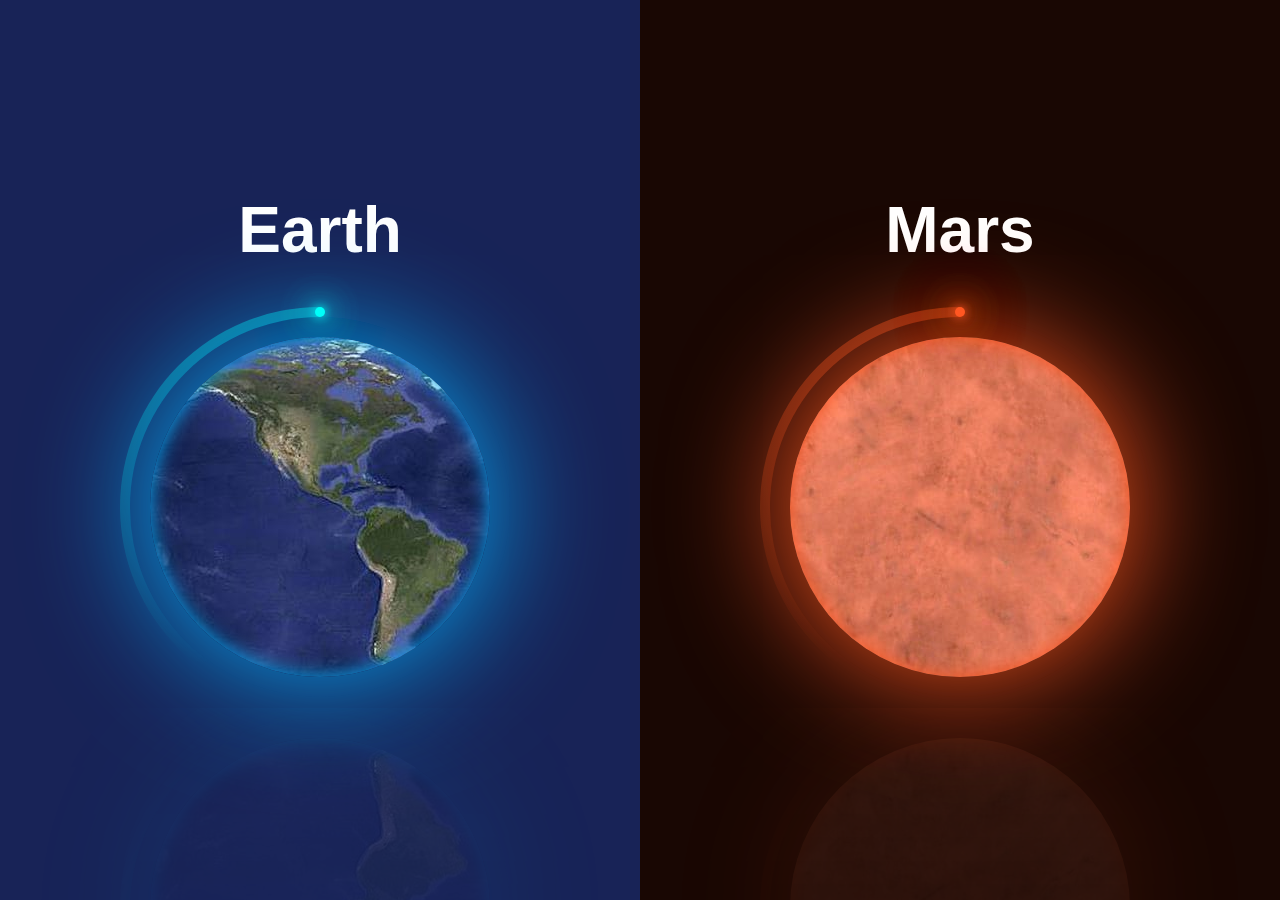
<file: earth.mars/index.html>
<!DOCTYPE html>
<html>
<head>
    <title>earth and mass animation</title>
    <link rel="stylesheet" type="text/css" href="style.css">
</head>
<body>
    <!-- Earth section -->

    <div class="planet planetEarth">
        <h2>Earth</h2>
        <div class="container">
            <div class="loder"><span></span></div>
            <div class="earth"></div>
        </div>
    </div>
    <!-- Mars section -->

    <div class="planet planetMars">
        <h2>Mars</h2>
        <div class="container">
            <div class="loder"><span></span></div>
            <div class="mars"></div>
        </div>
    </div>

</body>
</html>
</file>
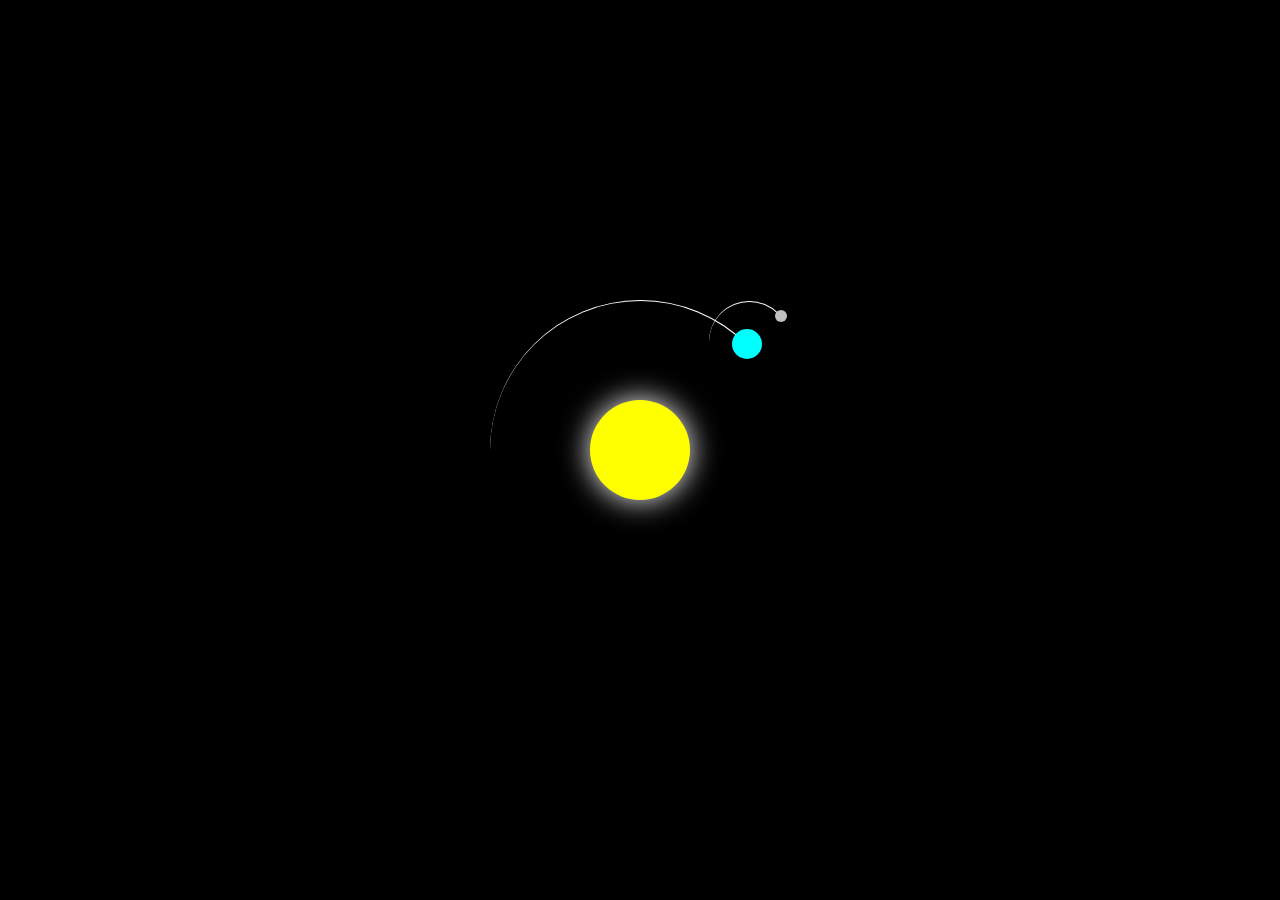
<file: earth.moon/index.html>
<!DOCTYPE html>
<html lang="en">
<head>
    <meta charset="UTF-8">
    <meta name="viewport" content="width=device-width, initial-scale=1.0">
    <title>sun Earth & Moon Model</title>
    <link rel="stylesheet" href="style.css">
</head>
<body>
    <div class="container">
        <div class="sun"></div>
        <div class="earth">
            <div class="moon"></div>
        </div>
    </div>          
</body>
</html>
</file>
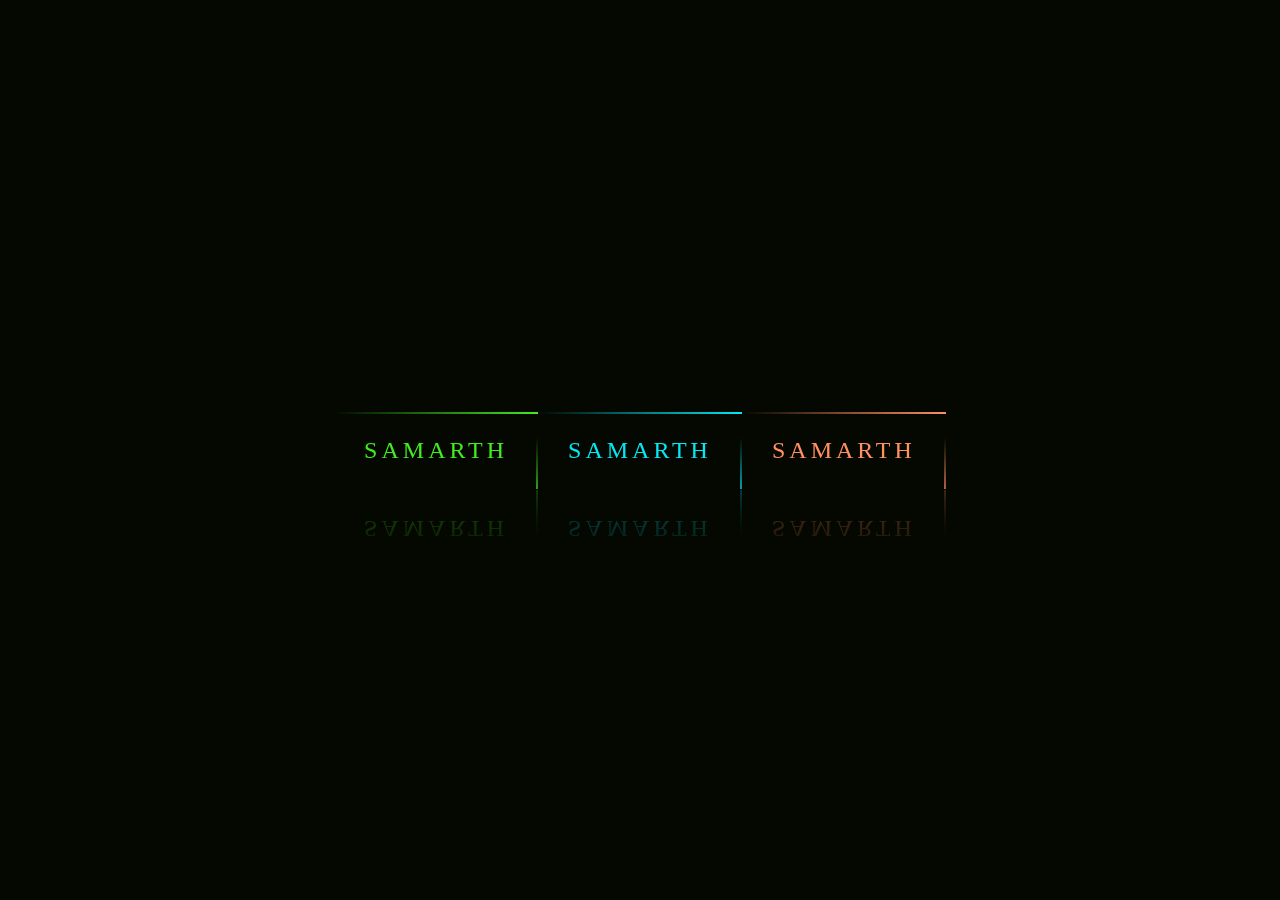
<file: hover button effects/index.html>
<!DOCTYPE html>
<html lang="en">
<head>
    <title>Neon Light Button Hover Effects</title>
    <link rel="stylesheet" type="text/css" href="style.css">
</head>
<body>
    <a href="#">
        <span></span>
        <span></span>
        <span></span>
        <span></span>
        samarth
    </a>
    <a href="#">
        <span></span>
        <span></span>
        <span></span>
        <span></span>
        samarth
    </a>
    <a href="#">
        <span></span>
        <span></span>
        <span></span>
        <span></span>
        samarth
    </a>
</body>
</html>
</file>
<file: earth.mars/style.css>
@import url('https://fonts.google.com/css?family=Poppins:100,200,300,400,500,600,700,800,900');
*
{
    margin: 0;
    padding: 0;
    box-sizing: border-box;
    font-family: 'Poppins', sans-serif;
}
body{
    display: flex;
    justify-content: center;
    align-items: center;
    min-height: 100vh;
    overflow: hidden;
}
.planet
{
    display: flex;
    flex-direction: column;
}
.planet h2
{
    color: #fff;
    font-size: 4em;
    margin-bottom: 40px;
    font-weight: 600;
}
.planet .container
{
    width: 100%;
    display: flex;
    justify-content: center;
    align-items: center;
    flex-direction: column;
    -webkit-box-reflect: below 1px linear-gradient(#0001,#0002);
}

/* earth section */

.planetEarth
{
    position: relative;
    min-width: 50%;
    height: 100vh;
    justify-content: center;
    align-items: center;
    background: #182357;
}
.planetEarth .loder
{
    position: relative;
    width: 400px;
    height: 400px;
    border-radius: 50%;
    animation: animate 4s linear infinite;
}
@keyframes animate
{
    0%
    {
        transform: rotate(0deg);
    }
    100%
    {
        transform: rotate(360deg);
    }
}
.planetEarth .loder:before
{
    content: '';
    position: absolute;
    top: 0;
    left: 0;
    width: 50%;
    height: 100%;
    background: linear-gradient(to top, transparent, rgba(0,255,249,0.4));
    background-size: 200px 360px;
    background-repeat: no-repeat;
    border-top-left-radius: 200px;
    border-bottom-left-radius: 200px;
}
.planetEarth .loder:after
{
    content: '';
    position: absolute;
    top: 0;
    left: 50%;
    transform: translateX(-50%);
    width: 10px;
    height: 10px;
    background: #00fff9;
    border-radius: 50%;
    z-index: 10;
    box-shadow: 0 0 10px #00fff9,
                0 0 20px #00fff9,
                0 0 30px #00fff9,
                0 0 40px #00fff9,
                0 0 50px #00fff9,
                0 0 60px #00fff9,
                0 0 70px #00fff9,
                0 0 80px #00fff9,
                0 0 90px #00fff9,
                0 0 100px #00fff9;
}
.planetEarth .loder span
{
    position: absolute;
    top: 10px;
    left: 10px;
    right: 10px;
    bottom: 10px;
    background: #182357;
    border-radius: 50%;
}
.earth
{
    position: absolute;
    width: 340px;
    height: 340px;
    background: url(earth.jpg);
    border-radius: 180px;
    background-size: cover;
    box-shadow: inset 0 0 20px #03a9f4,
                0 0 120px #03a9f4;
    animation: animateEarth 20s linear infinite;
}
@keyframes animateEarth
{
    0%
    {
        background-position: 0;
    }
    100%
    {
        background-position: 162.5%;
    }
}

/* mars section */

.planetMars
{
    position: relative;
    min-width: 50%;
    height: 100vh;
    justify-content: center;
    align-items: center;
    background: #190703;
}
.planetMars .loder
{
    position: relative;
    width: 400px;
    height: 400px;
    border-radius: 50%;
    animation: animate 4s linear infinite;
    animation-delay: -2s;
}
@keyframes animate
{
    0%
    {
        transform: rotate(0deg);
    }
    100%
    {
        transform: rotate(360deg);
    }
}
.planetMars .loder:before
{
    content: '';
    position: absolute;
    top: 0;
    left: 0;
    width: 50%;
    height: 100%;
    background: linear-gradient(to top, transparent, rgba(255,87,34,0.4));
    background-size: 200px 360px;
    background-repeat: no-repeat;
    border-top-left-radius: 200px;
    border-bottom-left-radius: 200px;
}
.planetMars .loder:after
{
    content: '';
    position: absolute;
    top: 0;
    left: 50%;
    transform: translateX(-50%);
    width: 10px;
    height: 10px;
    background: #ff5722;
    border-radius: 50%;
    z-index: 10;
    box-shadow: 0 0 10px #ff5722,
                0 0 20px #ff5722,
                0 0 30px #ff5722,
                0 0 40px #ff5722,
                0 0 50px #ff5722,
                0 0 60px #ff5722,
                0 0 70px #ff5722,
                0 0 80px #ff5722,
                0 0 90px #ff5722,
                0 0 100px #ff5722;
}
.planetMars .loder span
{
    position: absolute;
    top: 10px;
    left: 10px;
    right: 10px;
    bottom: 10px;
    background: #190703;
    border-radius: 50%;
}
.mars
{
    position: absolute;
    width: 340px;
    height: 340px;
    background: url(mars.jpg);
    border-radius: 180px;
    background-size: cover;
    box-shadow: inset 0 0 20px #ff5722,
                0 0 120px #ff5722;
    animation: mars 6s linear infinite;
}
@keyframes mars
{
    0%
    {
        background-position: 0;
    }
    100%
    {
        background-position: -340px;
    }
}
</file>
<file: earth.moon/style.css>
body {
    margin: 0;
    height: 100vh;
    display: flex;
    align-items: center;
    justify-content: center;
    background-color: black;
    overflow: hidden;
}
.container {
    font-size: 10px;
    width: 40em;
    height: 40em;
    position: relative;
}
.sun {
    position: absolute;
    top: 15em;
    left: 15em;
    width: 10em;
    height: 10em;
    background-color: yellow;
    border-radius: 50%;
    box-shadow: 0 0 3em white;
}
.earth,
.moon {
    position: absolute;
    border-style: solid;
    border-color: white transparent transparent transparent;
    border-width: 0.1em 0.1em 0 0;
    border-radius: 50%;
}
.earth {
    top: 5em;
    left: 5em;
    width: 30em;
    height: 30em;
    animation: orbit 36.5s linear infinite;
}
.moon {
    top: 0;
    right: 0;
    width: 8em;
    height: 8em;
    animation: orbit 2.7s linear infinite;
}
.earth::before,
.moon::before{
    content: '';
    position: absolute;
    border-radius: 50%;
}
.earth::before{
    top: 2.8em;
    right: 2.8em;
    width: 3em;
    height: 3em;
    background-color: aqua;
}
.moon::before{
    top: 0.8em;
    right: 0.2em;
    width: 1.2em;
    height: 1.2em;
    background-color: silver;
}
@keyframes orbit {
    to {
        transform: rotate(360deg);
    }
}
</file>
<file: hover button effects/style.css>
*
{
    margin: 0;
    padding: 0;
    font-family: consolas;
    box-sizing: border-box;
}
body
{
    display: flex;
    justify-content: center;
    align-items: center;
    min-height: 100vh;
    flex-direction: row;
    background: #050801;
}
a
{
    position: relative;
    display: inline-block;
    padding: 25px 30px;
    margin: 40px 0;
    color: #03e9f4;
    font-size: 24px;
    text-decoration: none;
    text-transform: uppercase;
    overflow: hidden;
    transition: 0.5s;
    letter-spacing: 4px;
    -webkit-box-reflect: below 1px linear-gradient(transparent,#0005);
}
a:nth-child(1)
{
    filter: hue-rotate(290deg);
}
a:nth-child(3)
{
    filter: hue-rotate(910deg);
}
a:hover
{
    background: #03e9f4;
    color: #050801;
    box-shadow: 0 0 5px#03e9f4,
                0 0 25px #03e9f4,
                0 0 50px#03e9f4,
                0 0 200px#03e9f4;
}
a span
{
    position: absolute;
    display: block;
}
a span:nth-child(1)
{
    top: 0;
    left: 0;
    width: 100%;
    height: 2px;
    background: linear-gradient(90deg,transparent,#03e9f4);
    animation: animate1 1s linear infinite;
}
@keyframes animate1
{
    0%
    {
        left: -100%;
    }
    50%,100%
    {
        left: 100%;
    }
}
a span:nth-child(2)
{
    top: -100;
    right: 0;
    width: 2px;
    height: 100%;
    background: linear-gradient(180deg,transparent,#03e9f4);
    animation: animate2 1s linear infinite;
    animation-delay: 0.25s;
}
@keyframes animate2
{
    0%
    {
        top: -100%;
    }
    50%,100%
    {
        top: 100%;
    }
}
a span:nth-child(3)
{
    bottom: 0%;
    right: -100%;
    width: 100%;
    height: 2px;
    background: linear-gradient(270deg,transparent,#03e9f4);
    animation: animate3 1s linear infinite;
    animation-delay: 0.5s;
}
@keyframes animate3
{
    0%
    {
        right: -100%;
    }
    50%,100%
    {
        right: 100%;
    }
}
a span:nth-child(4)
{
    bottom: -100%;
    left: 0;
    width: 2px;
    height: 100%;
    background: linear-gradient(360deg,transparent,#03e9f4);
    animation: animate4 1s linear infinite;
    animation-delay: 0.75s;
}
@keyframes animate4
{
    0%
    {
        bottom: -100%;
    }
    50%,100%
    {
        bottom: 100%;
    }
}
</file>
